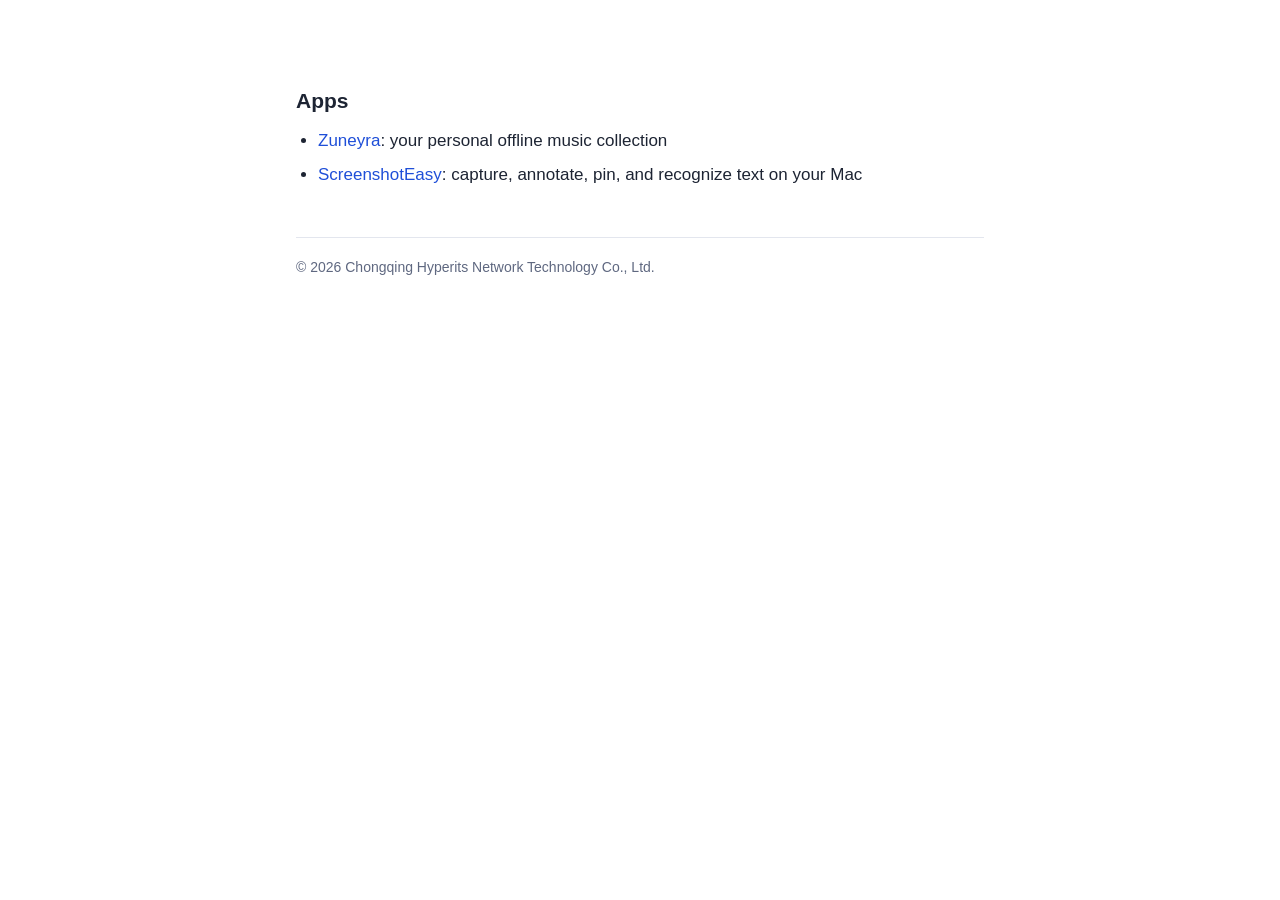
<file: index.html>
<!doctype html>
<html lang="en">
<head>
<meta charset="utf-8">
<meta name="viewport" content="width=device-width, initial-scale=1">
<title>CastorWorks</title>
<link rel="stylesheet" href="/assets/site.css">
</head>
<body>
<main>
<h2>Apps</h2>
<ul>
<li><a href="/zuneyra/">Zuneyra</a>: your personal offline music collection</li>
<li><a href="/screenshoteasy/">ScreenshotEasy</a>: capture, annotate, pin, and recognize text on your Mac</li>
</ul>
<footer>© 2026 Chongqing Hyperits Network Technology Co., Ltd.</footer>
</main>
</body>
</html>
</file>
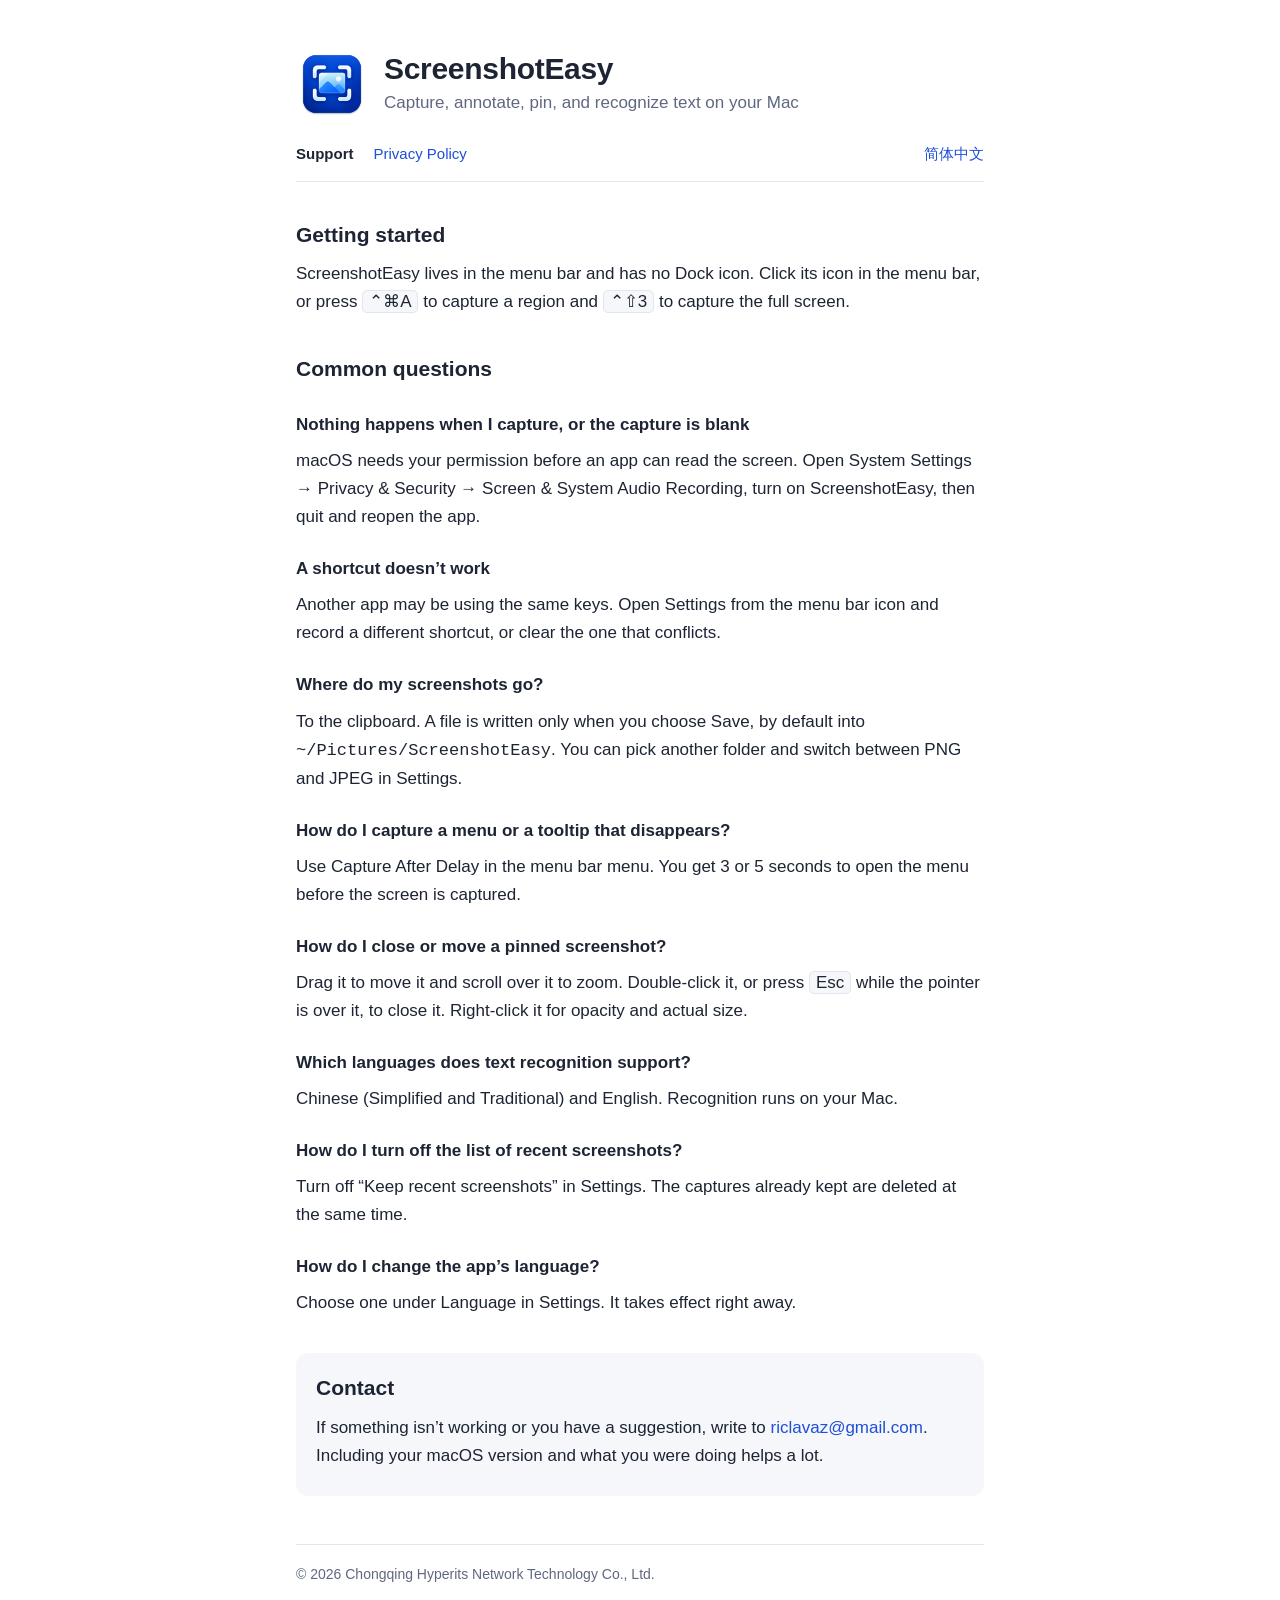
<file: screenshoteasy/index.html>
<!doctype html>
<html lang="en">
<head>
<meta charset="utf-8">
<meta name="viewport" content="width=device-width, initial-scale=1">
<title>ScreenshotEasy Support</title>
<meta name="description" content="Help and contact for ScreenshotEasy, a screenshot tool for macOS.">
<link rel="icon" href="/screenshoteasy/icon.png">
<link rel="stylesheet" href="/assets/site.css">
</head>
<body>
<main>
<header>
<img src="/screenshoteasy/icon.png" alt="">
<div><h1>ScreenshotEasy</h1><p>Capture, annotate, pin, and recognize text on your Mac</p></div>
</header>
<nav>
<a href="/screenshoteasy/" aria-current="page">Support</a>
<a href="/screenshoteasy/privacy/">Privacy Policy</a>
<span class="spacer"></span>
<a href="/screenshoteasy/zh/" lang="zh-Hans">简体中文</a>
</nav>
<h2>Getting started</h2>
<p>ScreenshotEasy lives in the menu bar and has no Dock icon. Click its icon in the menu bar, or press <kbd>⌃⌘A</kbd> to capture a region and <kbd>⌃⇧3</kbd> to capture the full screen.</p>

<h2>Common questions</h2>
<h3>Nothing happens when I capture, or the capture is blank</h3>
<p>macOS needs your permission before an app can read the screen. Open System Settings → Privacy &amp; Security → Screen &amp; System Audio Recording, turn on ScreenshotEasy, then quit and reopen the app.</p>
<h3>A shortcut doesn’t work</h3>
<p>Another app may be using the same keys. Open Settings from the menu bar icon and record a different shortcut, or clear the one that conflicts.</p>
<h3>Where do my screenshots go?</h3>
<p>To the clipboard. A file is written only when you choose Save, by default into <code>~/Pictures/ScreenshotEasy</code>. You can pick another folder and switch between PNG and JPEG in Settings.</p>
<h3>How do I capture a menu or a tooltip that disappears?</h3>
<p>Use Capture After Delay in the menu bar menu. You get 3 or 5 seconds to open the menu before the screen is captured.</p>
<h3>How do I close or move a pinned screenshot?</h3>
<p>Drag it to move it and scroll over it to zoom. Double-click it, or press <kbd>Esc</kbd> while the pointer is over it, to close it. Right-click it for opacity and actual size.</p>
<h3>Which languages does text recognition support?</h3>
<p>Chinese (Simplified and Traditional) and English. Recognition runs on your Mac.</p>
<h3>How do I turn off the list of recent screenshots?</h3>
<p>Turn off “Keep recent screenshots” in Settings. The captures already kept are deleted at the same time.</p>
<h3>How do I change the app’s language?</h3>
<p>Choose one under Language in Settings. It takes effect right away.</p>

<div class="contact">
<h2>Contact</h2>
<p>If something isn’t working or you have a suggestion, write to <a href="mailto:riclavaz@gmail.com">riclavaz@gmail.com</a>. Including your macOS version and what you were doing helps a lot.</p>
</div>
<footer>© 2026 Chongqing Hyperits Network Technology Co., Ltd.</footer>
</main>
</body>
</html>
</file>
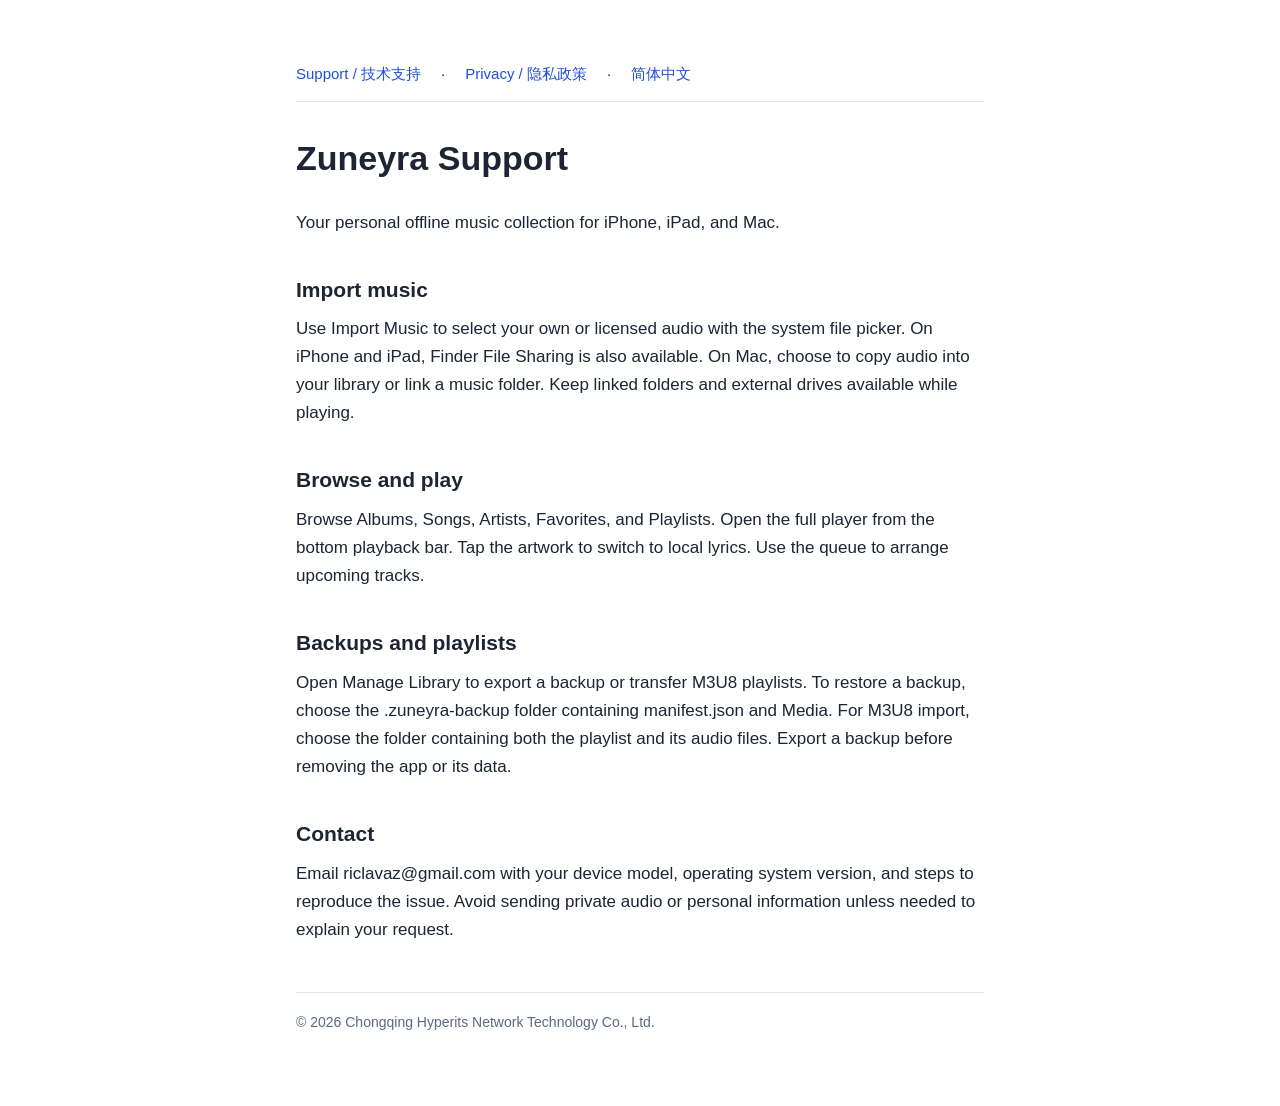
<file: zuneyra/index.html>
<!doctype html><html lang="en"><meta charset="utf-8"><meta name="viewport" content="width=device-width,initial-scale=1"><title>Zuneyra support</title><link rel="stylesheet" href="/assets/site.css"><main><nav><a href="/zuneyra/">Support / 技术支持</a> · <a href="/zuneyra/privacy/">Privacy / 隐私政策</a> · <a href="/zuneyra/zh/">简体中文</a></nav><h1>Zuneyra Support</h1>
<p>Your personal offline music collection for iPhone, iPad, and Mac.</p>
<h2>Import music</h2>
<p>Use Import Music to select your own or licensed audio with the system file picker. On iPhone and iPad, Finder File Sharing is also available. On Mac, choose to copy audio into your library or link a music folder. Keep linked folders and external drives available while playing.</p>
<h2>Browse and play</h2>
<p>Browse Albums, Songs, Artists, Favorites, and Playlists. Open the full player from the bottom playback bar. Tap the artwork to switch to local lyrics. Use the queue to arrange upcoming tracks.</p>
<h2>Backups and playlists</h2>
<p>Open Manage Library to export a backup or transfer M3U8 playlists. To restore a backup, choose the .zuneyra-backup folder containing manifest.json and Media. For M3U8 import, choose the folder containing both the playlist and its audio files. Export a backup before removing the app or its data.</p>
<h2>Contact</h2>
<p>Email riclavaz@gmail.com with your device model, operating system version, and steps to reproduce the issue. Avoid sending private audio or personal information unless needed to explain your request.</p><footer>© 2026 Chongqing Hyperits Network Technology Co., Ltd.</footer></main></html>
</file>
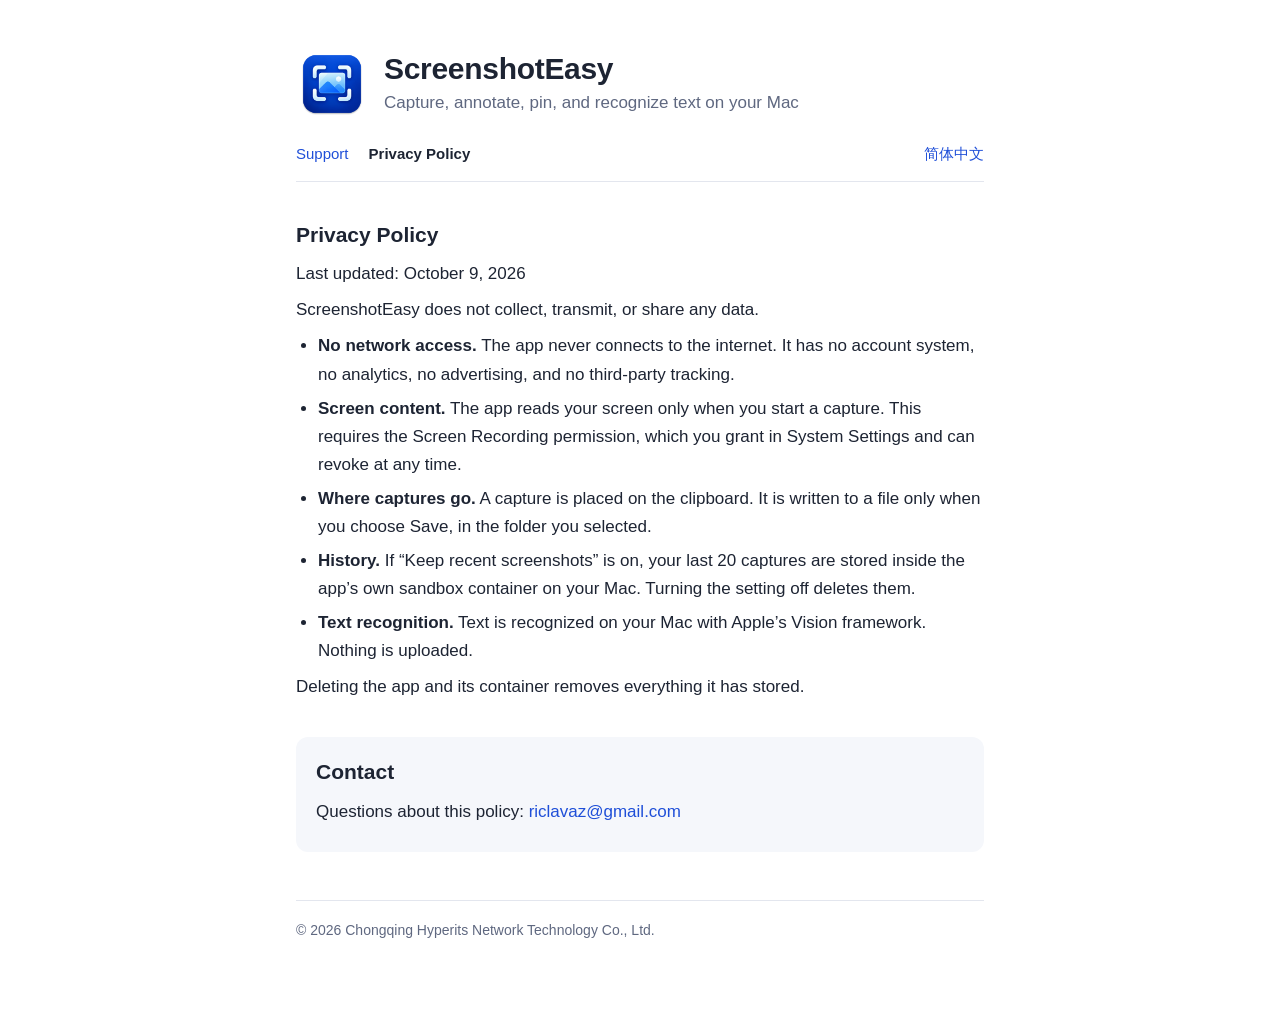
<file: screenshoteasy/privacy/index.html>
<!doctype html>
<html lang="en">
<head>
<meta charset="utf-8">
<meta name="viewport" content="width=device-width, initial-scale=1">
<title>ScreenshotEasy Privacy Policy</title>
<meta name="description" content="ScreenshotEasy does not collect, transmit, or share any data.">
<link rel="icon" href="/screenshoteasy/icon.png">
<link rel="stylesheet" href="/assets/site.css">
</head>
<body>
<main>
<header>
<img src="/screenshoteasy/icon.png" alt="">
<div><h1>ScreenshotEasy</h1><p>Capture, annotate, pin, and recognize text on your Mac</p></div>
</header>
<nav>
<a href="/screenshoteasy/">Support</a>
<a href="/screenshoteasy/privacy/" aria-current="page">Privacy Policy</a>
<span class="spacer"></span>
<a href="/screenshoteasy/zh/privacy/" lang="zh-Hans">简体中文</a>
</nav>
<h2>Privacy Policy</h2>
<p>Last updated: October 9, 2026</p>
<p>ScreenshotEasy does not collect, transmit, or share any data.</p>
<ul>
<li><strong>No network access.</strong> The app never connects to the internet. It has no account system, no analytics, no advertising, and no third-party tracking.</li>
<li><strong>Screen content.</strong> The app reads your screen only when you start a capture. This requires the Screen Recording permission, which you grant in System Settings and can revoke at any time.</li>
<li><strong>Where captures go.</strong> A capture is placed on the clipboard. It is written to a file only when you choose Save, in the folder you selected.</li>
<li><strong>History.</strong> If “Keep recent screenshots” is on, your last 20 captures are stored inside the app’s own sandbox container on your Mac. Turning the setting off deletes them.</li>
<li><strong>Text recognition.</strong> Text is recognized on your Mac with Apple’s Vision framework. Nothing is uploaded.</li>
</ul>
<p>Deleting the app and its container removes everything it has stored.</p>

<div class="contact">
<h2>Contact</h2>
<p>Questions about this policy: <a href="mailto:riclavaz@gmail.com">riclavaz@gmail.com</a></p>
</div>
<footer>© 2026 Chongqing Hyperits Network Technology Co., Ltd.</footer>
</main>
</body>
</html>
</file>
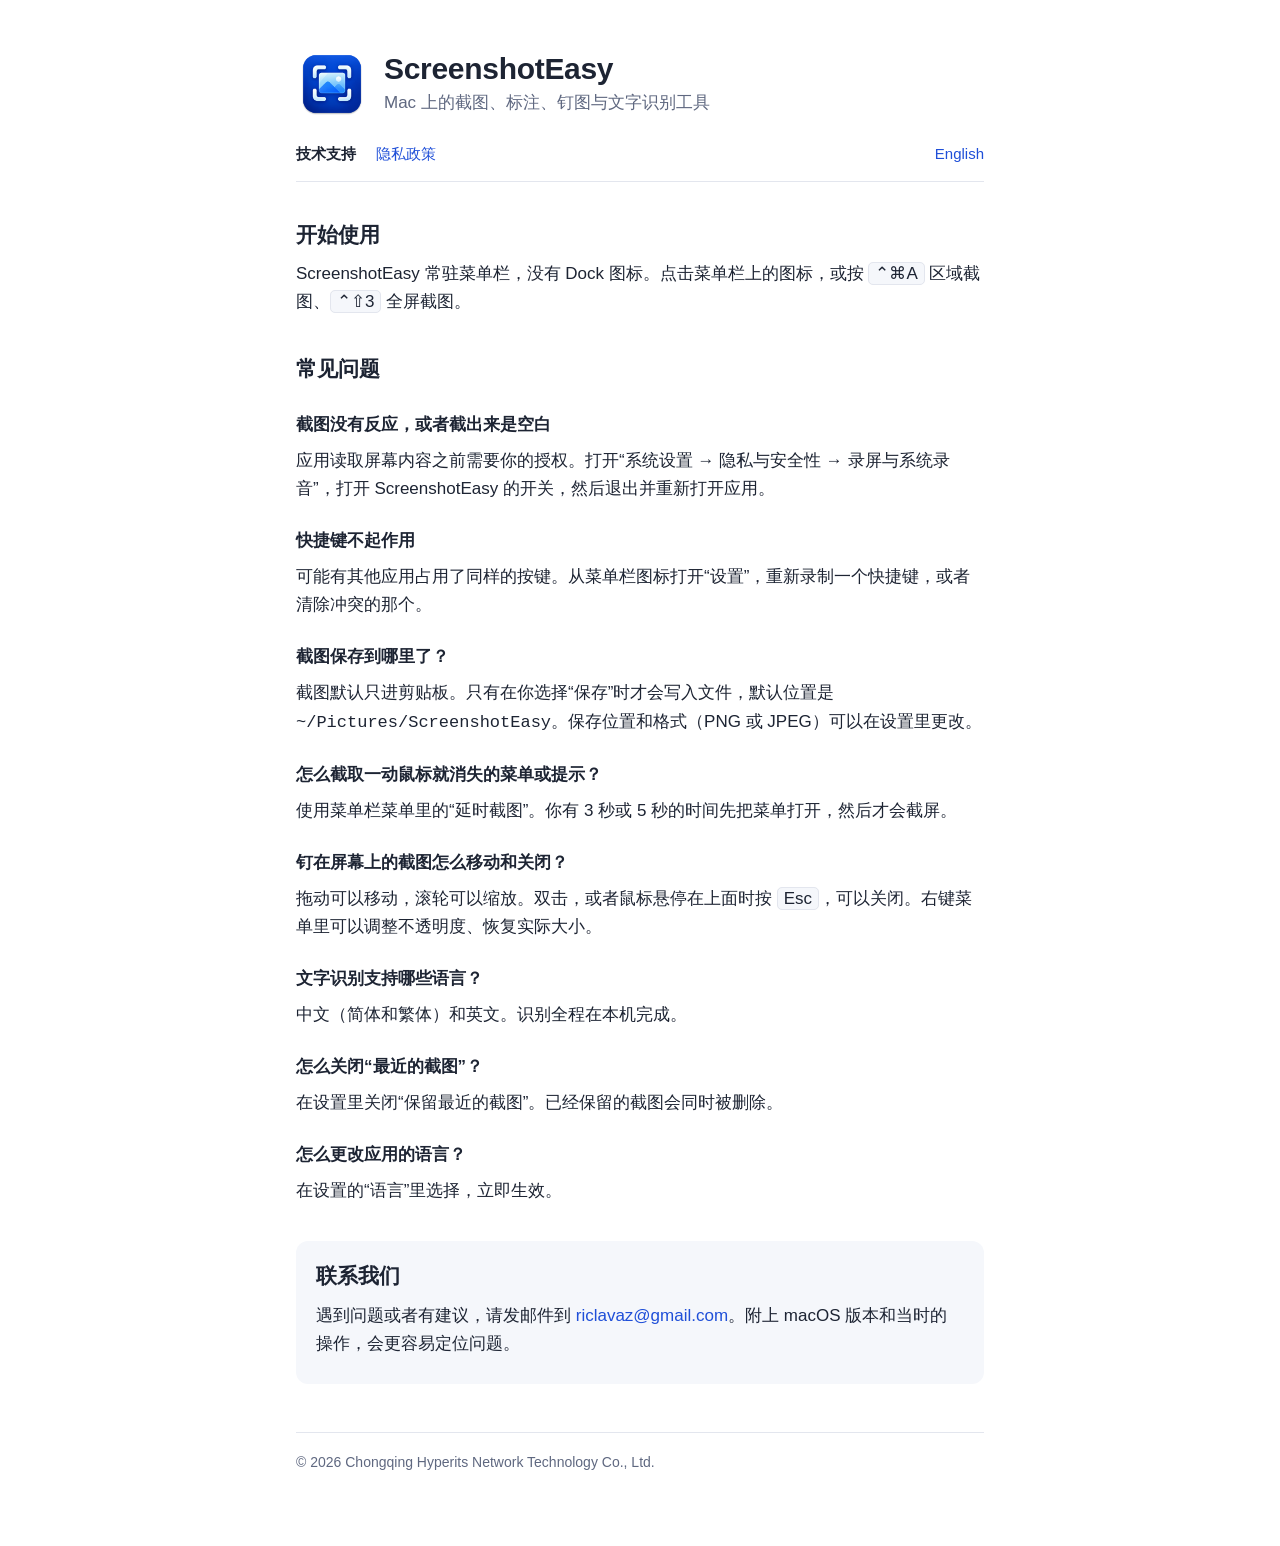
<file: screenshoteasy/zh/index.html>
<!doctype html>
<html lang="zh-Hans">
<head>
<meta charset="utf-8">
<meta name="viewport" content="width=device-width, initial-scale=1">
<title>ScreenshotEasy 技术支持</title>
<meta name="description" content="macOS 截图工具 ScreenshotEasy 的使用帮助与联系方式。">
<link rel="icon" href="/screenshoteasy/icon.png">
<link rel="stylesheet" href="/assets/site.css">
</head>
<body>
<main>
<header>
<img src="/screenshoteasy/icon.png" alt="">
<div><h1>ScreenshotEasy</h1><p>Mac 上的截图、标注、钉图与文字识别工具</p></div>
</header>
<nav>
<a href="/screenshoteasy/zh/" aria-current="page">技术支持</a>
<a href="/screenshoteasy/zh/privacy/">隐私政策</a>
<span class="spacer"></span>
<a href="/screenshoteasy/" lang="en">English</a>
</nav>
<h2>开始使用</h2>
<p>ScreenshotEasy 常驻菜单栏，没有 Dock 图标。点击菜单栏上的图标，或按 <kbd>⌃⌘A</kbd> 区域截图、<kbd>⌃⇧3</kbd> 全屏截图。</p>

<h2>常见问题</h2>
<h3>截图没有反应，或者截出来是空白</h3>
<p>应用读取屏幕内容之前需要你的授权。打开“系统设置 → 隐私与安全性 → 录屏与系统录音”，打开 ScreenshotEasy 的开关，然后退出并重新打开应用。</p>
<h3>快捷键不起作用</h3>
<p>可能有其他应用占用了同样的按键。从菜单栏图标打开“设置”，重新录制一个快捷键，或者清除冲突的那个。</p>
<h3>截图保存到哪里了？</h3>
<p>截图默认只进剪贴板。只有在你选择“保存”时才会写入文件，默认位置是 <code>~/Pictures/ScreenshotEasy</code>。保存位置和格式（PNG 或 JPEG）可以在设置里更改。</p>
<h3>怎么截取一动鼠标就消失的菜单或提示？</h3>
<p>使用菜单栏菜单里的“延时截图”。你有 3 秒或 5 秒的时间先把菜单打开，然后才会截屏。</p>
<h3>钉在屏幕上的截图怎么移动和关闭？</h3>
<p>拖动可以移动，滚轮可以缩放。双击，或者鼠标悬停在上面时按 <kbd>Esc</kbd>，可以关闭。右键菜单里可以调整不透明度、恢复实际大小。</p>
<h3>文字识别支持哪些语言？</h3>
<p>中文（简体和繁体）和英文。识别全程在本机完成。</p>
<h3>怎么关闭“最近的截图”？</h3>
<p>在设置里关闭“保留最近的截图”。已经保留的截图会同时被删除。</p>
<h3>怎么更改应用的语言？</h3>
<p>在设置的“语言”里选择，立即生效。</p>

<div class="contact">
<h2>联系我们</h2>
<p>遇到问题或者有建议，请发邮件到 <a href="mailto:riclavaz@gmail.com">riclavaz@gmail.com</a>。附上 macOS 版本和当时的操作，会更容易定位问题。</p>
</div>
<footer>© 2026 Chongqing Hyperits Network Technology Co., Ltd.</footer>
</main>
</body>
</html>
</file>
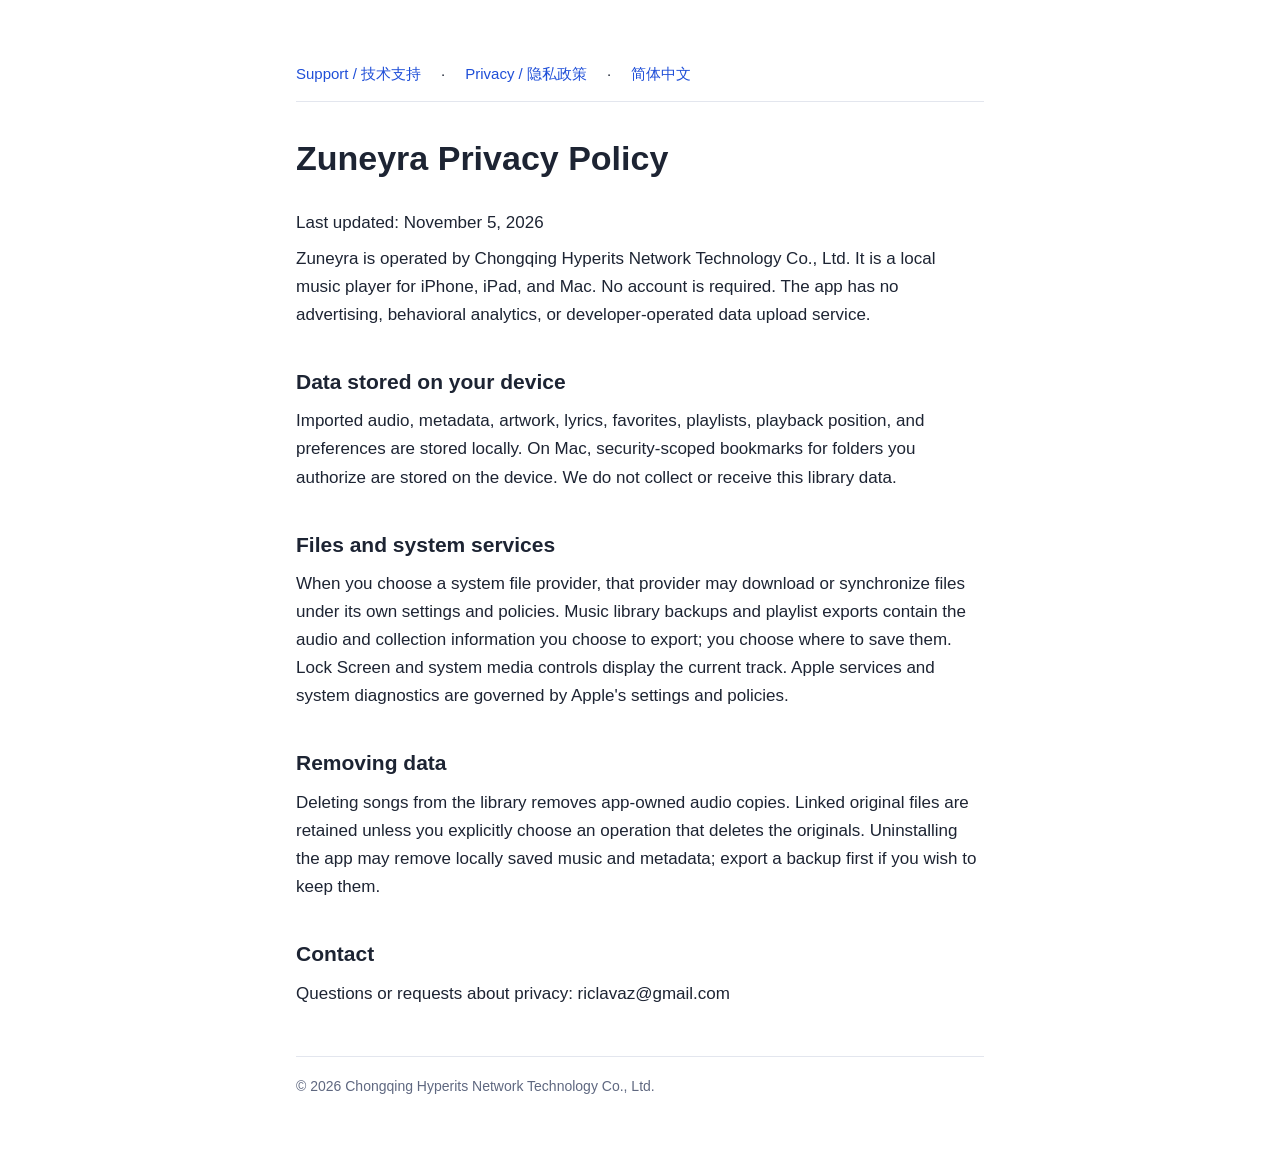
<file: zuneyra/privacy/index.html>
<!doctype html><html lang="en"><meta charset="utf-8"><meta name="viewport" content="width=device-width,initial-scale=1"><title>Zuneyra privacy</title><link rel="stylesheet" href="/assets/site.css"><main><nav><a href="/zuneyra/">Support / 技术支持</a> · <a href="/zuneyra/privacy/">Privacy / 隐私政策</a> · <a href="/zuneyra/zh/privacy/">简体中文</a></nav><h1>Zuneyra Privacy Policy</h1>
<p>Last updated: November 5, 2026</p>
<p>Zuneyra is operated by Chongqing Hyperits Network Technology Co., Ltd. It is a local music player for iPhone, iPad, and Mac. No account is required. The app has no advertising, behavioral analytics, or developer-operated data upload service.</p>
<h2>Data stored on your device</h2>
<p>Imported audio, metadata, artwork, lyrics, favorites, playlists, playback position, and preferences are stored locally. On Mac, security-scoped bookmarks for folders you authorize are stored on the device. We do not collect or receive this library data.</p>
<h2>Files and system services</h2>
<p>When you choose a system file provider, that provider may download or synchronize files under its own settings and policies. Music library backups and playlist exports contain the audio and collection information you choose to export; you choose where to save them. Lock Screen and system media controls display the current track. Apple services and system diagnostics are governed by Apple&#x27;s settings and policies.</p>
<h2>Removing data</h2>
<p>Deleting songs from the library removes app-owned audio copies. Linked original files are retained unless you explicitly choose an operation that deletes the originals. Uninstalling the app may remove locally saved music and metadata; export a backup first if you wish to keep them.</p>
<h2>Contact</h2>
<p>Questions or requests about privacy: riclavaz@gmail.com</p><footer>© 2026 Chongqing Hyperits Network Technology Co., Ltd.</footer></main></html>
</file>
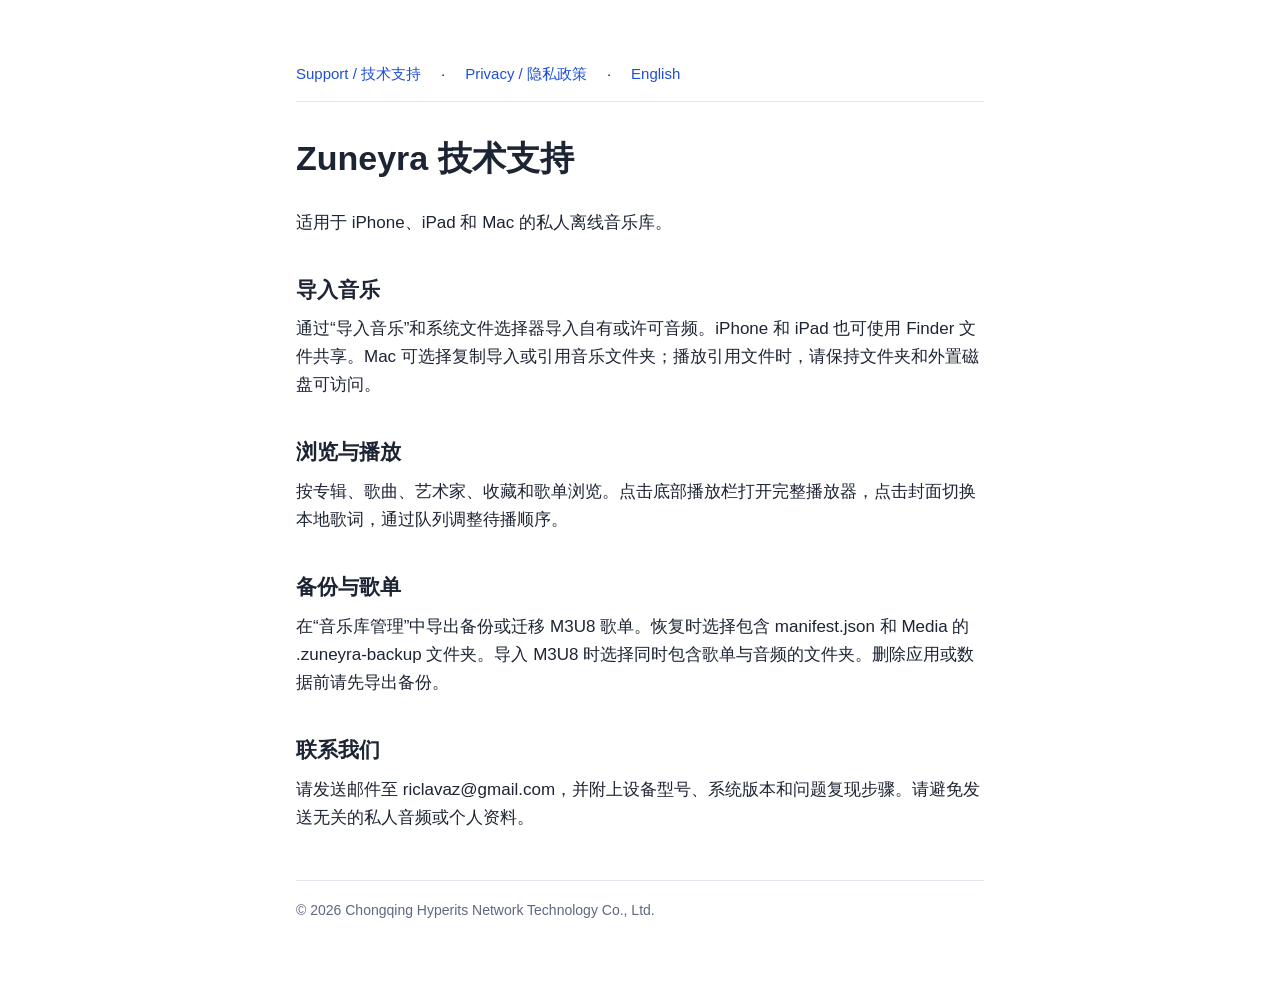
<file: zuneyra/zh/index.html>
<!doctype html><html lang="zh-Hans"><meta charset="utf-8"><meta name="viewport" content="width=device-width,initial-scale=1"><title>Zuneyra support</title><link rel="stylesheet" href="/assets/site.css"><main><nav><a href="/zuneyra/zh/">Support / 技术支持</a> · <a href="/zuneyra/zh/privacy/">Privacy / 隐私政策</a> · <a href="/zuneyra/">English</a></nav><h1>Zuneyra 技术支持</h1>
<p>适用于 iPhone、iPad 和 Mac 的私人离线音乐库。</p>
<h2>导入音乐</h2>
<p>通过“导入音乐”和系统文件选择器导入自有或许可音频。iPhone 和 iPad 也可使用 Finder 文件共享。Mac 可选择复制导入或引用音乐文件夹；播放引用文件时，请保持文件夹和外置磁盘可访问。</p>
<h2>浏览与播放</h2>
<p>按专辑、歌曲、艺术家、收藏和歌单浏览。点击底部播放栏打开完整播放器，点击封面切换本地歌词，通过队列调整待播顺序。</p>
<h2>备份与歌单</h2>
<p>在“音乐库管理”中导出备份或迁移 M3U8 歌单。恢复时选择包含 manifest.json 和 Media 的 .zuneyra-backup 文件夹。导入 M3U8 时选择同时包含歌单与音频的文件夹。删除应用或数据前请先导出备份。</p>
<h2>联系我们</h2>
<p>请发送邮件至 riclavaz@gmail.com，并附上设备型号、系统版本和问题复现步骤。请避免发送无关的私人音频或个人资料。</p><footer>© 2026 Chongqing Hyperits Network Technology Co., Ltd.</footer></main></html>
</file>
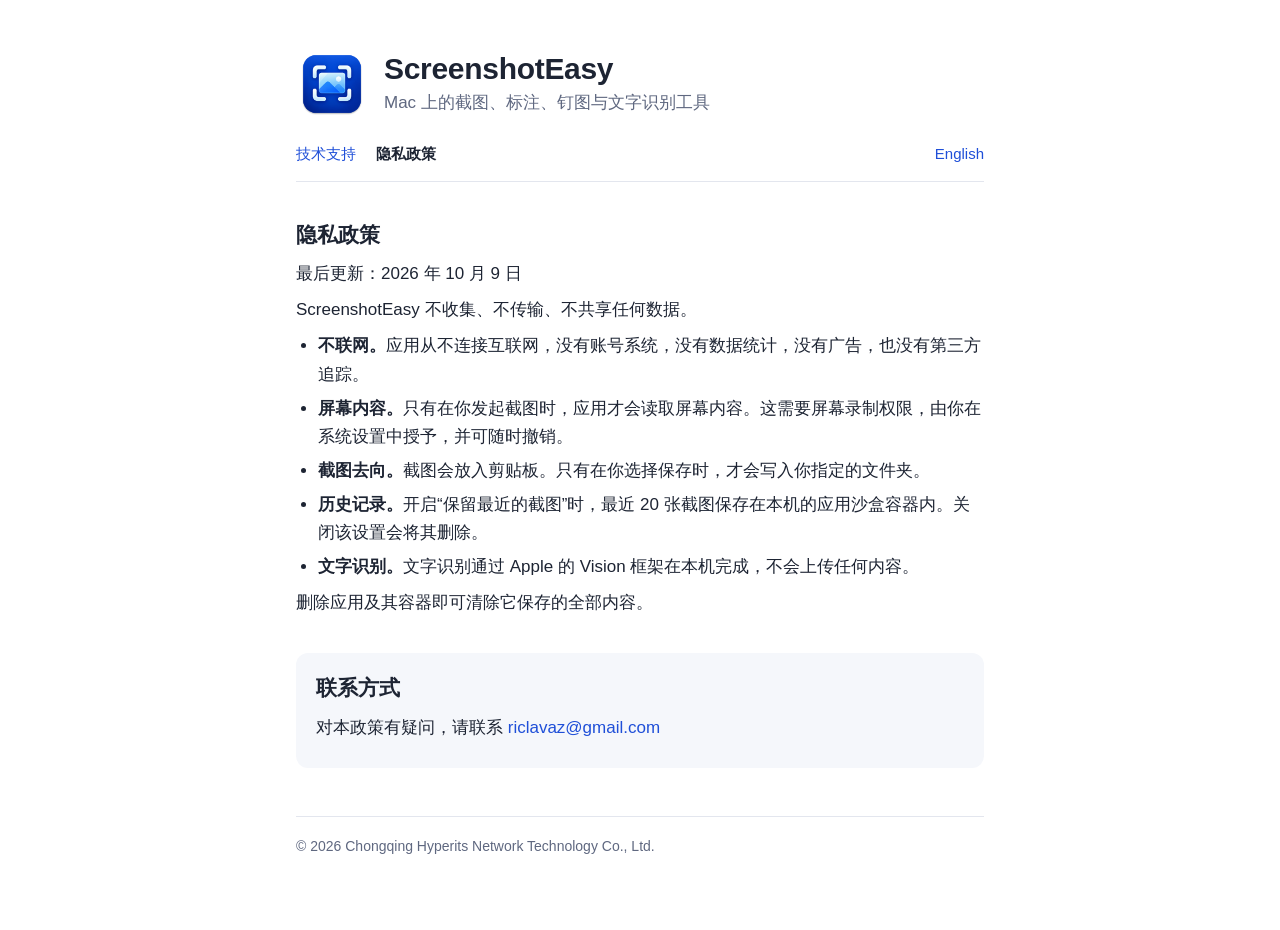
<file: screenshoteasy/zh/privacy/index.html>
<!doctype html>
<html lang="zh-Hans">
<head>
<meta charset="utf-8">
<meta name="viewport" content="width=device-width, initial-scale=1">
<title>ScreenshotEasy 隐私政策</title>
<meta name="description" content="ScreenshotEasy 不收集、不传输、不共享任何数据。">
<link rel="icon" href="/screenshoteasy/icon.png">
<link rel="stylesheet" href="/assets/site.css">
</head>
<body>
<main>
<header>
<img src="/screenshoteasy/icon.png" alt="">
<div><h1>ScreenshotEasy</h1><p>Mac 上的截图、标注、钉图与文字识别工具</p></div>
</header>
<nav>
<a href="/screenshoteasy/zh/">技术支持</a>
<a href="/screenshoteasy/zh/privacy/" aria-current="page">隐私政策</a>
<span class="spacer"></span>
<a href="/screenshoteasy/privacy/" lang="en">English</a>
</nav>
<h2>隐私政策</h2>
<p>最后更新：2026 年 10 月 9 日</p>
<p>ScreenshotEasy 不收集、不传输、不共享任何数据。</p>
<ul>
<li><strong>不联网。</strong>应用从不连接互联网，没有账号系统，没有数据统计，没有广告，也没有第三方追踪。</li>
<li><strong>屏幕内容。</strong>只有在你发起截图时，应用才会读取屏幕内容。这需要屏幕录制权限，由你在系统设置中授予，并可随时撤销。</li>
<li><strong>截图去向。</strong>截图会放入剪贴板。只有在你选择保存时，才会写入你指定的文件夹。</li>
<li><strong>历史记录。</strong>开启“保留最近的截图”时，最近 20 张截图保存在本机的应用沙盒容器内。关闭该设置会将其删除。</li>
<li><strong>文字识别。</strong>文字识别通过 Apple 的 Vision 框架在本机完成，不会上传任何内容。</li>
</ul>
<p>删除应用及其容器即可清除它保存的全部内容。</p>

<div class="contact">
<h2>联系方式</h2>
<p>对本政策有疑问，请联系 <a href="mailto:riclavaz@gmail.com">riclavaz@gmail.com</a></p>
</div>
<footer>© 2026 Chongqing Hyperits Network Technology Co., Ltd.</footer>
</main>
</body>
</html>
</file>
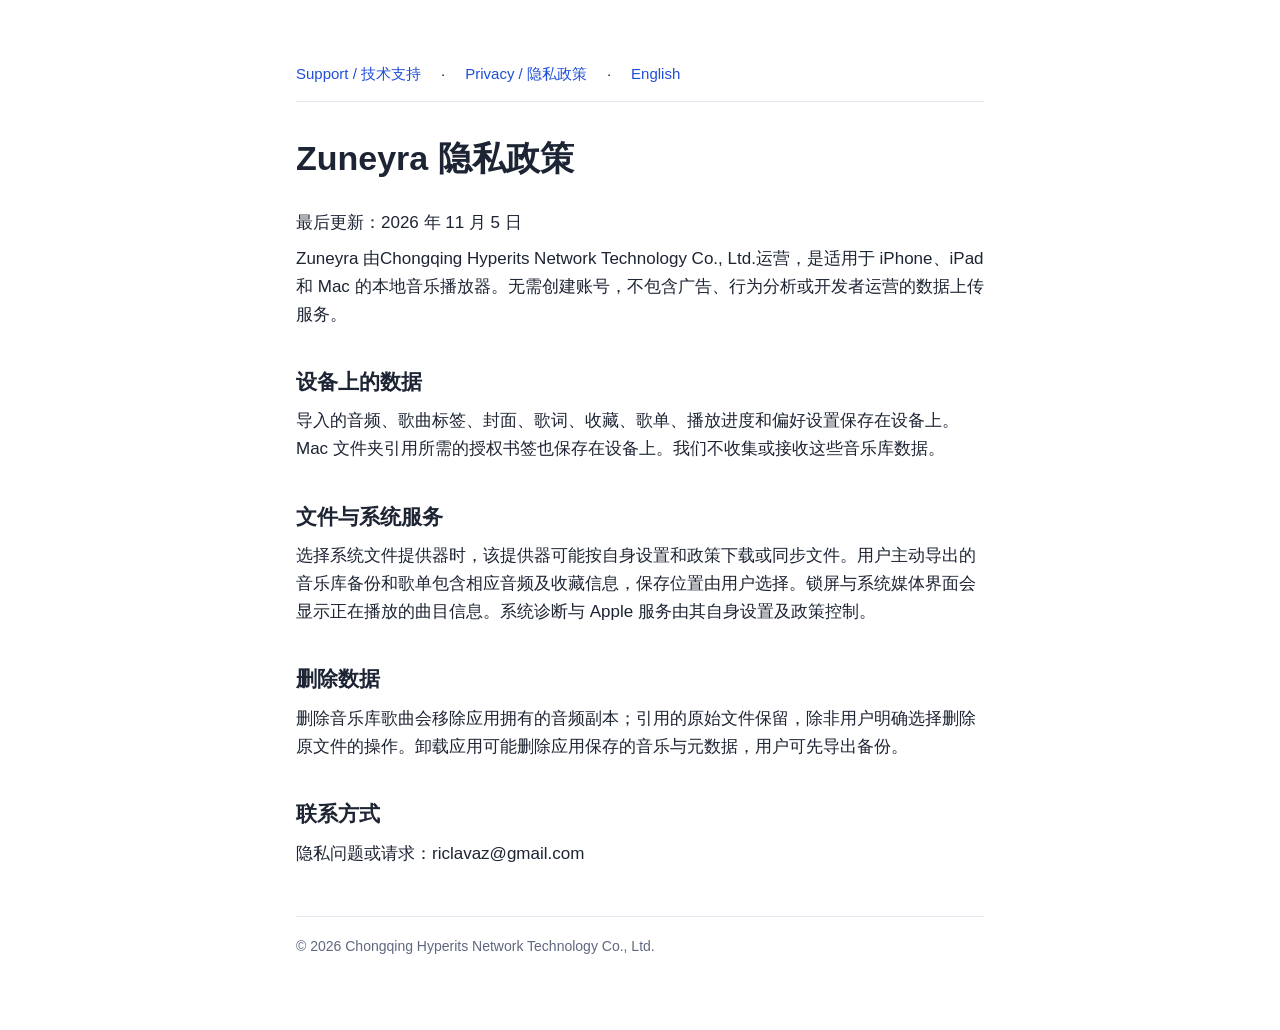
<file: zuneyra/zh/privacy/index.html>
<!doctype html><html lang="zh-Hans"><meta charset="utf-8"><meta name="viewport" content="width=device-width,initial-scale=1"><title>Zuneyra privacy</title><link rel="stylesheet" href="/assets/site.css"><main><nav><a href="/zuneyra/zh/">Support / 技术支持</a> · <a href="/zuneyra/zh/privacy/">Privacy / 隐私政策</a> · <a href="/zuneyra/privacy/">English</a></nav><h1>Zuneyra 隐私政策</h1>
<p>最后更新：2026 年 11 月 5 日</p>
<p>Zuneyra 由Chongqing Hyperits Network Technology Co., Ltd.运营，是适用于 iPhone、iPad 和 Mac 的本地音乐播放器。无需创建账号，不包含广告、行为分析或开发者运营的数据上传服务。</p>
<h2>设备上的数据</h2>
<p>导入的音频、歌曲标签、封面、歌词、收藏、歌单、播放进度和偏好设置保存在设备上。Mac 文件夹引用所需的授权书签也保存在设备上。我们不收集或接收这些音乐库数据。</p>
<h2>文件与系统服务</h2>
<p>选择系统文件提供器时，该提供器可能按自身设置和政策下载或同步文件。用户主动导出的音乐库备份和歌单包含相应音频及收藏信息，保存位置由用户选择。锁屏与系统媒体界面会显示正在播放的曲目信息。系统诊断与 Apple 服务由其自身设置及政策控制。</p>
<h2>删除数据</h2>
<p>删除音乐库歌曲会移除应用拥有的音频副本；引用的原始文件保留，除非用户明确选择删除原文件的操作。卸载应用可能删除应用保存的音乐与元数据，用户可先导出备份。</p>
<h2>联系方式</h2>
<p>隐私问题或请求：riclavaz@gmail.com</p><footer>© 2026 Chongqing Hyperits Network Technology Co., Ltd.</footer></main></html>
</file>
<file: assets/site.css>
:root {
  --bg: #ffffff; --text: #1d2433; --muted: #5f6880; --line: #e3e6ee; --accent: #1f4fd8; --card: #f5f7fb;
}
@media (prefers-color-scheme: dark) {
  :root { --bg: #0e1220; --text: #e8ebf4; --muted: #9aa3ba; --line: #252b3f; --accent: #8fb0ff; --card: #161b2c; }
}
* { box-sizing: border-box; }
body {
  margin: 0; background: var(--bg); color: var(--text);
  font: 17px/1.65 -apple-system, BlinkMacSystemFont, "PingFang SC", "Segoe UI", sans-serif;
}
main { max-width: 720px; margin: 0 auto; padding: 48px 16px 72px; }
header { display: flex; align-items: center; gap: 16px; margin-bottom: 8px; }
header img { width: 72px; height: 72px; }
header h1 { margin: 0; font-size: 30px; line-height: 1.2; letter-spacing: -0.3px; }
header p { margin: 2px 0 0; color: var(--muted); }
nav { display: flex; flex-wrap: wrap; gap: 6px 20px; padding: 14px 0; margin-bottom: 28px; border-bottom: 1px solid var(--line); font-size: 15px; }
nav .spacer { flex: 1; }
a { color: var(--accent); text-decoration: none; }
a:hover { text-decoration: underline; }
nav a[aria-current] { color: var(--text); font-weight: 600; }
h2 { margin: 36px 0 8px; font-size: 21px; }
h3 { margin: 24px 0 4px; font-size: 17px; }
p, ul { margin: 8px 0; }
ul { padding-left: 22px; }
li { margin: 6px 0; }
.contact { margin-top: 36px; padding: 18px 20px; background: var(--card); border-radius: 12px; }
.contact h2 { margin-top: 0; }
footer { margin-top: 48px; padding-top: 18px; border-top: 1px solid var(--line); color: var(--muted); font-size: 14px; }
kbd { font: inherit; padding: 1px 6px; border: 1px solid var(--line); border-radius: 5px; background: var(--card); white-space: nowrap; }
</file>
